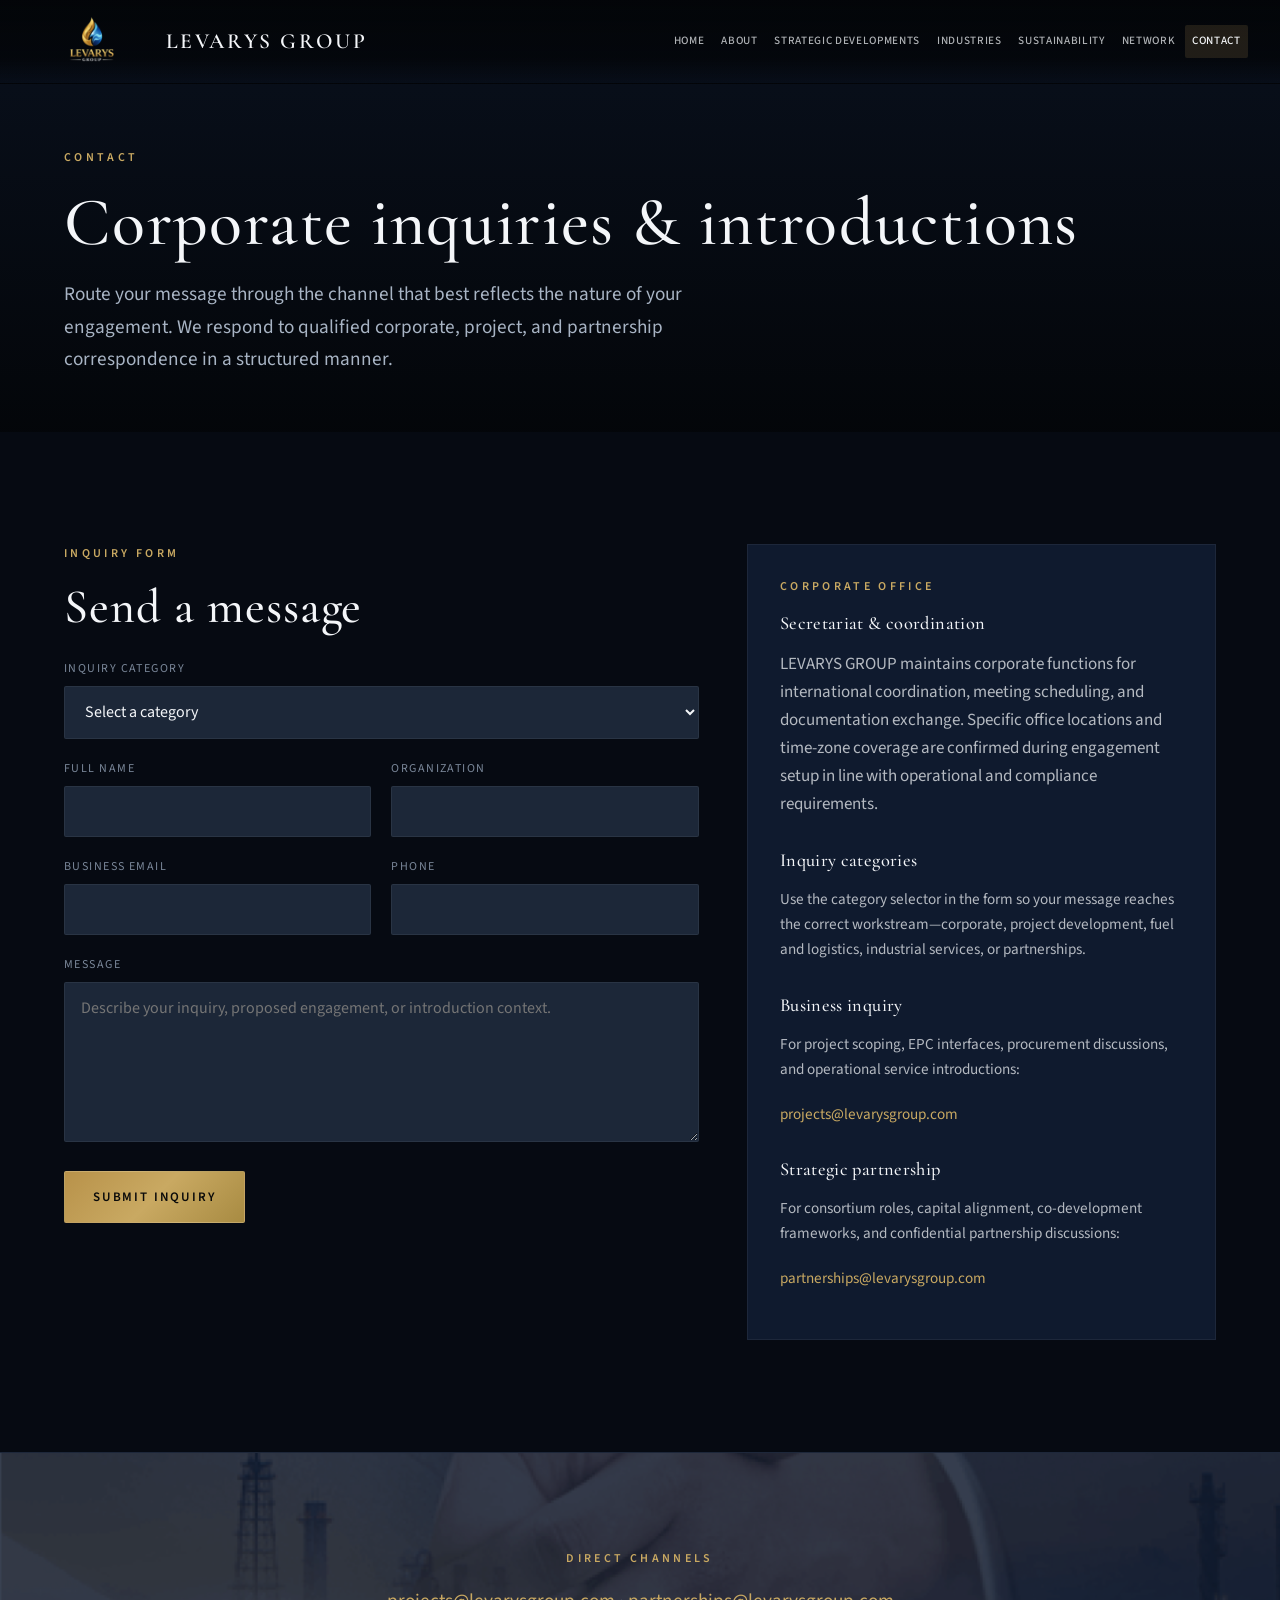
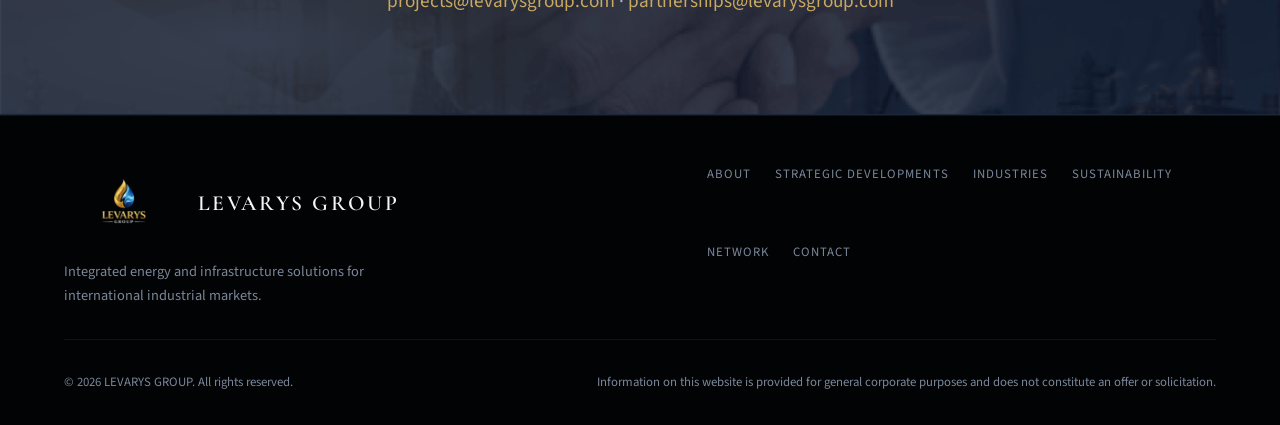
<file: contact.html>
<!DOCTYPE html>
<html lang="en">
<head>
  <meta charset="UTF-8">
  <meta name="viewport" content="width=device-width, initial-scale=1.0">
  <title>Contact — LEVARYS GROUP</title>
  <meta name="description" content="Contact LEVARYS GROUP for corporate inquiries, project introductions, and strategic partnerships.">
  <meta name="theme-color" content="#060a12">
  <link rel="icon" href="levarysgroup.svg" type="image/svg+xml">
  <link rel="preconnect" href="https://fonts.googleapis.com">
  <link rel="preconnect" href="https://fonts.gstatic.com" crossorigin>
  <link href="https://fonts.googleapis.com/css2?family=Cormorant+Garamond:ital,wght@0,400;0,500;0,600;0,700;1,400&family=Source+Sans+3:wght@300;400;500;600;700&display=swap" rel="stylesheet">
  <link rel="stylesheet" href="css/styles.css">
</head>
<body>
  <header class="site-header" id="header">
    <div class="header-inner">
      <a href="index.html" class="logo-link">
        <img src="levarysgroup.svg" width="1536" height="1024" alt="LEVARYS GROUP">
        <div class="logo-wordmark">
          <strong>Levarys Group</strong>
        </div>
      </a>
      <nav class="nav-primary" id="nav-primary" aria-label="Main">
        <a href="index.html">Home</a>
        <a href="about.html">About</a>
        <a href="strategic-developments.html">Strategic Developments</a>
        <a href="industries.html">Industries</a>
        <a href="sustainability.html">Sustainability</a>
        <a href="network.html">Network</a>
        <a href="contact.html" class="is-active">Contact</a>
      </nav>
      <button class="nav-toggle" type="button" aria-label="Menu" aria-expanded="false" aria-controls="nav-primary">
        <span></span><span></span><span></span>
      </button>
    </div>
  </header>

  <section class="page-hero">
    <div class="section-inner reveal">
      <p class="eyebrow">Contact</p>
      <h1>Corporate inquiries &amp; introductions</h1>
      <p class="lead">Route your message through the channel that best reflects the nature of your engagement. We respond to qualified corporate, project, and partnership correspondence in a structured manner.</p>
    </div>
  </section>

  <main class="bg-deep page-block">
    <div class="section-inner contact-layout">
      <div class="reveal">
        <p class="eyebrow">Inquiry form</p>
        <h2 style="margin-bottom:1.5rem;">Send a message</h2>
        <form id="contact-form" class="form-grid">
          <div>
            <label for="category">Inquiry category</label>
            <select id="category" name="category" required>
              <option value="" disabled selected>Select a category</option>
              <option value="General corporate inquiry">General corporate inquiry</option>
              <option value="Project inquiry">Project inquiry</option>
              <option value="EPC / project development">EPC / project development</option>
              <option value="Strategic partnership">Strategic partnership</option>
              <option value="Fuel &amp; logistics">Fuel &amp; logistics</option>
              <option value="Industrial chemicals or services">Industrial chemicals or services</option>
              <option value="Media or other">Media or other</option>
            </select>
          </div>
          <div class="form-grid two" style="grid-column:1/-1;">
            <div>
              <label for="name">Full name</label>
              <input id="name" name="name" type="text" autocomplete="name" required>
            </div>
            <div>
              <label for="organization">Organization</label>
              <input id="organization" name="organization" type="text" autocomplete="organization">
            </div>
          </div>
          <div class="form-grid two" style="grid-column:1/-1;">
            <div>
              <label for="email">Business email</label>
              <input id="email" name="email" type="email" autocomplete="email" required>
            </div>
            <div>
              <label for="phone">Phone</label>
              <input id="phone" name="phone" type="tel" autocomplete="tel">
            </div>
          </div>
          <div style="grid-column:1/-1;">
            <label for="message">Message</label>
            <textarea id="message" name="message" required placeholder="Describe your inquiry, proposed engagement, or introduction context."></textarea>
          </div>
          <button type="submit" class="btn btn-primary" style="grid-column:1/-1;justify-self:start;">Submit inquiry</button>
        </form>
      </div>

      <aside class="contact-aside reveal">
        <p class="eyebrow">Corporate office</p>
        <h3>Secretariat &amp; coordination</h3>
        <p>LEVARYS GROUP maintains corporate functions for international coordination, meeting scheduling, and documentation exchange. Specific office locations and time-zone coverage are confirmed during engagement setup in line with operational and compliance requirements.</p>

        <h3 style="margin-top:2rem;">Inquiry categories</h3>
        <p style="font-size:0.95rem;">Use the category selector in the form so your message reaches the correct workstream—corporate, project development, fuel and logistics, industrial services, or partnerships.</p>

        <h3 style="margin-top:2rem;">Business inquiry</h3>
        <p style="font-size:0.95rem;">For project scoping, EPC interfaces, procurement discussions, and operational service introductions:</p>
        <ul class="mail-list">
          <li><a href="mailto:projects@levarysgroup.com">projects@levarysgroup.com</a></li>
        </ul>

        <h3 style="margin-top:2rem;">Strategic partnership</h3>
        <p style="font-size:0.95rem;">For consortium roles, capital alignment, co-development frameworks, and confidential partnership discussions:</p>
        <ul class="mail-list">
          <li><a href="mailto:partnerships@levarysgroup.com">partnerships@levarysgroup.com</a></li>
        </ul>
      </aside>
    </div>
  </main>

  <section class="cta-band">
    <div class="section-inner reveal text-center">
      <p class="eyebrow">Direct channels</p>
      <p class="lead mx-auto"><a href="mailto:projects@levarysgroup.com">projects@levarysgroup.com</a> · <a href="mailto:partnerships@levarysgroup.com">partnerships@levarysgroup.com</a></p>
    </div>
  </section>

  <footer class="site-footer">
    <div class="footer-inner">
      <div>
        <a href="index.html" class="logo-link" style="margin-bottom:1rem;">
          <img src="levarysgroup.svg" width="1536" height="1024" alt="">
          <div class="logo-wordmark">
            <strong>Levarys Group</strong>
          </div>
        </a>
        <p style="font-size:0.9rem;max-width:22rem;color:var(--metal);">Integrated energy and infrastructure solutions for international industrial markets.</p>
      </div>
      <nav class="footer-nav" aria-label="Footer">
        <a href="about.html">About</a>
        <a href="strategic-developments.html">Strategic Developments</a>
        <a href="industries.html">Industries</a>
        <a href="sustainability.html">Sustainability</a>
        <a href="network.html">Network</a>
        <a href="contact.html">Contact</a>
      </nav>
      <div class="footer-bottom">
        <span>&copy; <span id="y"></span> LEVARYS GROUP. All rights reserved.</span>
        <span>Information on this website is provided for general corporate purposes and does not constitute an offer or solicitation.</span>
      </div>
    </div>
  </footer>
  <script src="js/main.js"></script>
  <script>document.getElementById("y").textContent = new Date().getFullYear();</script>
</body>
</html>
</file>
<file: css/styles.css>
/* LEVARYS GROUP — Institutional corporate theme */
:root {
  --bg-deep: #030508;
  --bg: #060a12;
  --navy: #0a1220;
  --navy-mid: #0f1a2e;
  --charcoal: #141c2a;
  --charcoal-light: #1c2738;
  --metal: #7a8799;
  --metal-bright: #a8b4c4;
  --white: #f4f6f9;
  --white-muted: rgba(244, 246, 249, 0.72);
  --gold: #c9a962;
  --gold-soft: rgba(201, 169, 98, 0.14);
  --gold-line: rgba(201, 169, 98, 0.45);
  --border: rgba(255, 255, 255, 0.06);
  --ease-out: cubic-bezier(0.22, 1, 0.36, 1);
  --font-display: "Cormorant Garamond", Georgia, serif;
  --font-body: "Source Sans 3", system-ui, sans-serif;
  --header-h: 5.25rem;
  --max: 72rem;
}

*,
*::before,
*::after {
  box-sizing: border-box;
}

html {
  scroll-behavior: smooth;
}

body {
  margin: 0;
  font-family: var(--font-body);
  font-size: 1.0625rem;
  font-weight: 400;
  line-height: 1.65;
  color: var(--white-muted);
  background: var(--bg-deep);
  overflow-x: hidden;
}

img {
  max-width: 100%;
  height: auto;
  display: block;
}

a {
  color: var(--gold);
  text-decoration: none;
  transition: color 0.2s var(--ease-out);
}

a:hover {
  color: #dfc78a;
}

h1,
h2,
h3,
h4 {
  font-family: var(--font-display);
  font-weight: 500;
  color: var(--white);
  letter-spacing: 0.02em;
  line-height: 1.15;
}

h1 {
  font-size: clamp(2.5rem, 5.5vw, 4.25rem);
}

h2 {
  font-size: clamp(2rem, 3.8vw, 3rem);
  margin: 0 0 1rem;
}

h3 {
  font-size: clamp(1.35rem, 2.2vw, 1.75rem);
  margin: 0 0 0.75rem;
}

p {
  margin: 0 0 1.25rem;
}

p:last-child {
  margin-bottom: 0;
}

.eyebrow {
  font-family: var(--font-body);
  font-size: 0.75rem;
  font-weight: 600;
  letter-spacing: 0.28em;
  text-transform: uppercase;
  color: var(--gold);
  margin: 0 0 1rem;
}

.lead {
  font-size: 1.2rem;
  line-height: 1.7;
  color: var(--metal-bright);
  max-width: 48rem;
}

/* ——— Header ——— */
.site-header {
  position: fixed;
  top: 0;
  left: 0;
  right: 0;
  z-index: 1000;
  height: var(--header-h);
  display: flex;
  align-items: center;
  background: linear-gradient(180deg, rgba(3, 5, 8, 0.96) 0%, rgba(3, 5, 8, 0.78) 70%, transparent 100%);
  border-bottom: 1px solid transparent;
  transition: background 0.35s var(--ease-out), border-color 0.35s, backdrop-filter 0.35s;
}

.site-header.is-scrolled {
  background: rgba(6, 10, 18, 0.92);
  backdrop-filter: blur(12px);
  border-bottom-color: var(--border);
}

.header-inner {
  width: min(100% - 3rem, var(--max) + 4rem);
  margin-inline: auto;
  display: flex;
  align-items: center;
  gap: 1.5rem;
}

.logo-link {
  display: flex;
  align-items: center;
  gap: 0.85rem;
  color: var(--white);
  flex-shrink: 0;
}

.logo-link:hover {
  color: var(--white);
}

.logo-link img {
  height: 5rem;
  width: auto;
}

.logo-wordmark {
  display: flex;
  flex-direction: column;
  gap: 0.1rem;
}

.logo-wordmark strong {
  font-family: var(--font-display);
  font-size: 1.35rem;
  font-weight: 600;
  letter-spacing: 0.12em;
  text-transform: uppercase;
  line-height: 1;
}

.logo-wordmark span {
  font-size: 0.65rem;
  letter-spacing: 0.22em;
  text-transform: uppercase;
  color: var(--metal);
}

.nav-primary {
  display: flex;
  align-items: center;
  gap: 0.15rem;
  margin-left: auto;
  flex-wrap: wrap;
  justify-content: flex-end;
}

.nav-primary a {
  font-size: 0.8125rem;
  font-weight: 500;
  letter-spacing: 0.06em;
  text-transform: uppercase;
  color: var(--white-muted);
  padding: 0.5rem 0.65rem;
  border-radius: 2px;
  transition: color 0.2s, background 0.2s;
}

.nav-primary a:hover,
.nav-primary a.is-active {
  color: var(--white);
  background: var(--gold-soft);
}

@media (max-width: 1280px) and (min-width: 1081px) {
  .nav-primary a {
    font-size: 0.7rem;
    padding: 0.45rem 0.45rem;
  }
}

.nav-toggle {
  display: none;
  flex-direction: column;
  gap: 6px;
  background: none;
  border: none;
  cursor: pointer;
  padding: 0.5rem;
  margin-right: -0.5rem;
}

.nav-toggle span {
  display: block;
  width: 26px;
  height: 2px;
  background: var(--white);
  transition: transform 0.3s var(--ease-out), opacity 0.2s;
}

.nav-toggle[aria-expanded="true"] span:nth-child(1) {
  transform: translateY(8px) rotate(45deg);
}

.nav-toggle[aria-expanded="true"] span:nth-child(2) {
  opacity: 0;
}

.nav-toggle[aria-expanded="true"] span:nth-child(3) {
  transform: translateY(-8px) rotate(-45deg);
}

@media (max-width: 1080px) {
  .nav-toggle {
    display: flex;
  }

  .nav-primary {
    margin-left: 0;
    position: fixed;
    inset: var(--header-h) 0 0 0;
    flex-direction: column;
    align-items: stretch;
    justify-content: flex-start;
    padding: 2rem 1.5rem;
    gap: 0;
    background: rgba(6, 10, 18, 0.98);
    border-top: 1px solid var(--border);
    transform: translateX(100%);
    transition: transform 0.45s var(--ease-out);
  }

  .nav-primary.is-open {
    transform: translateX(0);
  }

  .nav-primary a {
    padding: 1rem 0;
    border-bottom: 1px solid var(--border);
    font-size: 0.9rem;
  }
}

/* ——— Buttons ——— */
.btn-row {
  display: flex;
  flex-wrap: wrap;
  gap: 1rem;
  margin-top: 2rem;
}

.btn {
  display: inline-flex;
  align-items: center;
  justify-content: center;
  gap: 0.5rem;
  font-family: var(--font-body);
  font-size: 0.8125rem;
  font-weight: 600;
  letter-spacing: 0.14em;
  text-transform: uppercase;
  padding: 1rem 1.75rem;
  border-radius: 2px;
  border: 1px solid transparent;
  cursor: pointer;
  transition: background 0.25s var(--ease-out), border-color 0.25s, color 0.25s, transform 0.2s;
}

.btn:active {
  transform: scale(0.98);
}

.btn-primary {
  background: linear-gradient(135deg, #b8924a 0%, var(--gold) 50%, #a88b42 100%);
  color: #0a0a0a;
  border-color: rgba(255, 255, 255, 0.12);
}

.btn-primary:hover {
  color: #0a0a0a;
  filter: brightness(1.06);
}

.btn-outline {
  background: transparent;
  color: var(--white);
  border-color: rgba(255, 255, 255, 0.22);
}

.btn-outline:hover {
  border-color: var(--gold-line);
  color: var(--gold);
  background: rgba(201, 169, 98, 0.06);
}

/* ——— Hero ——— */
.hero {
  position: relative;
  min-height: 100vh;
  min-height: 100dvh;
  display: flex;
  align-items: center;
  justify-content: center;
  padding: calc(var(--header-h) + 3rem) 1.5rem 4rem;
  overflow: hidden;
}

.hero-media {
  position: absolute;
  inset: 0;
  z-index: 0;
}

.hero-slide {
  position: absolute;
  inset: -4%;
  background-size: cover;
  background-position: center;
  opacity: 0;
  animation: heroFade 24s infinite;
  will-change: opacity, transform;
}

.hero-slide:nth-child(1) {
  animation-delay: 0s;
}

.hero-slide:nth-child(2) {
  animation-delay: 8s;
}

.hero-slide:nth-child(3) {
  animation-delay: 16s;
}

@keyframes heroFade {
  0%,
  3% {
    opacity: 0;
    transform: scale(1.04);
  }
  8%,
  30% {
    opacity: 1;
    transform: scale(1);
  }
  38%,
  100% {
    opacity: 0;
    transform: scale(1.02);
  }
}

.hero-vignette {
  position: absolute;
  inset: 0;
  background: radial-gradient(ellipse 80% 70% at 50% 45%, transparent 0%, rgba(3, 5, 8, 0.5) 55%, rgba(3, 5, 8, 0.92) 100%);
  z-index: 1;
}

.hero-gradient {
  position: absolute;
  inset: 0;
  background: linear-gradient(105deg, rgba(6, 10, 18, 0.88) 0%, rgba(6, 10, 18, 0.45) 45%, transparent 75%);
  z-index: 2;
}

.hero-grid-lines {
  position: absolute;
  inset: 0;
  z-index: 3;
  opacity: 0.12;
  background-image: linear-gradient(rgba(201, 169, 98, 0.25) 1px, transparent 1px),
    linear-gradient(90deg, rgba(201, 169, 98, 0.15) 1px, transparent 1px);
  background-size: 120px 120px;
  pointer-events: none;
}

.hero-content {
  position: relative;
  z-index: 4;
  width: min(100%, var(--max) + 2rem);
  margin-inline: auto;
}

.hero-gold-rule {
  width: 4rem;
  height: 2px;
  background: linear-gradient(90deg, var(--gold), transparent);
  margin-bottom: 1.75rem;
  animation: ruleIn 1.2s var(--ease-out) 0.2s both;
}

@keyframes ruleIn {
  from {
    width: 0;
    opacity: 0;
  }
  to {
    width: 4rem;
    opacity: 1;
  }
}

.hero h1 {
  max-width: 18ch;
  margin: 0 0 1.5rem;
  animation: fadeUp 1s var(--ease-out) 0.1s both;
}

.hero .lead {
  max-width: 40rem;
  animation: fadeUp 1s var(--ease-out) 0.25s both;
}

.hero .btn-row {
  animation: fadeUp 1s var(--ease-out) 0.4s both;
}

@keyframes fadeUp {
  from {
    opacity: 0;
    transform: translateY(28px);
  }
  to {
    opacity: 1;
    transform: translateY(0);
  }
}

.hero-scroll-hint {
  position: absolute;
  bottom: 2rem;
  left: 50%;
  transform: translateX(-50%);
  z-index: 5;
  font-size: 0.65rem;
  letter-spacing: 0.35em;
  text-transform: uppercase;
  color: var(--metal);
  animation: bounceHint 2.5s ease-in-out infinite;
}

@keyframes bounceHint {
  0%,
  100% {
    opacity: 0.5;
    transform: translateX(-50%) translateY(0);
  }
  50% {
    opacity: 1;
    transform: translateX(-50%) translateY(6px);
  }
}

/* ——— Sections ——— */
main > section,
.page-block {
  padding: clamp(4rem, 10vw, 7rem) 1.5rem;
}

.section-inner {
  width: min(100%, var(--max));
  margin-inline: auto;
}

.section-head {
  margin-bottom: clamp(2.5rem, 5vw, 4rem);
  max-width: 40rem;
}

.bg-navy {
  background: var(--navy);
}

.bg-charcoal {
  background: var(--charcoal);
}

.bg-deep {
  background: var(--bg);
}

.two-col {
  display: grid;
  gap: clamp(2rem, 5vw, 4rem);
  align-items: start;
}

@media (min-width: 900px) {
  .two-col {
    grid-template-columns: 1fr 1fr;
  }
}

.media-frame {
  position: relative;
  border: 1px solid var(--border);
  overflow: hidden;
  aspect-ratio: 4 / 3;
}

.media-frame::after {
  content: "";
  position: absolute;
  inset: 0;
  background: linear-gradient(180deg, transparent 40%, rgba(3, 5, 8, 0.65) 100%);
  pointer-events: none;
}

.media-frame img {
  width: 100%;
  height: 100%;
  object-fit: cover;
  transition: transform 8s linear;
}

.media-frame:hover img {
  transform: scale(1.05);
}

.corner-accent::before {
  content: "";
  position: absolute;
  top: 0;
  left: 0;
  width: 3rem;
  height: 3rem;
  border-top: 2px solid var(--gold-line);
  border-left: 2px solid var(--gold-line);
  z-index: 2;
  pointer-events: none;
}

/* Cards grid */
.card-grid {
  display: grid;
  gap: 1.25rem;
  grid-template-columns: repeat(auto-fill, minmax(17rem, 1fr));
}

.card {
  background: var(--navy-mid);
  border: 1px solid var(--border);
  padding: 1.75rem 1.5rem;
  transition: border-color 0.3s, transform 0.35s var(--ease-out);
}

.card:hover {
  border-color: rgba(201, 169, 98, 0.25);
  transform: translateY(-4px);
}

.card h3 {
  font-size: 1.25rem;
}

.card p {
  font-size: 0.95rem;
}

/* Reveal on scroll */
.reveal {
  opacity: 0;
  transform: translateY(32px);
  transition: opacity 0.8s var(--ease-out), transform 0.8s var(--ease-out);
}

.reveal.is-visible {
  opacity: 1;
  transform: translateY(0);
}

/* Pillars / stats */
.pillars {
  display: grid;
  gap: 2rem;
}

@media (min-width: 700px) {
  .pillars {
    grid-template-columns: repeat(3, 1fr);
  }
}

.pillar {
  text-align: left;
  padding-top: 1.5rem;
  border-top: 1px solid var(--gold-line);
}

.pillar strong {
  display: block;
  font-family: var(--font-display);
  font-size: 2.5rem;
  color: var(--gold);
  font-weight: 500;
  line-height: 1;
  margin-bottom: 0.5rem;
}

.pillar span {
  font-size: 0.8rem;
  letter-spacing: 0.12em;
  text-transform: uppercase;
  color: var(--metal);
}

/* CTA band */
.cta-band {
  position: relative;
  padding: clamp(4rem, 8vw, 6rem) 1.5rem;
  text-align: center;
  background: var(--navy-mid);
  border-block: 1px solid var(--border);
  overflow: hidden;
}

.cta-band::before {
  content: "";
  position: absolute;
  inset: 0;
  background: url("../assets/deals.png")
    center / cover;
  opacity: 0.18;
  filter: grayscale(0.4);
}

.cta-band .section-inner {
  position: relative;
  z-index: 1;
}

.cta-band h2 {
  margin-bottom: 1rem;
}

/* Page hero (inner pages) */
.page-hero {
  position: relative;
  padding: calc(var(--header-h) + 4rem) 1.5rem 3.5rem;
  background: var(--bg);
  overflow: hidden;
}

.page-hero::before {
  content: "";
  position: absolute;
  inset: 0;
  background: linear-gradient(180deg, rgba(10, 18, 32, 0.9) 0%, var(--bg-deep) 100%),
    url("https://images.unsplash.com/photo-1620714223084-8fc769e7416c?auto=format&fit=crop&w=2000&q=80") center / cover;
  opacity: 0.85;
}

.page-hero .section-inner {
  position: relative;
  z-index: 1;
}

.page-hero h1 {
  margin: 0 0 1rem;
}

.page-hero .lead {
  max-width: 42rem;
}

/* Services divisions */
.service-division {
  display: grid;
  gap: 2rem;
  padding: clamp(3rem, 6vw, 5rem) 0;
  border-bottom: 1px solid var(--border);
}

.service-division:last-child {
  border-bottom: none;
}

@media (min-width: 960px) {
  .service-division {
    grid-template-columns: minmax(0, 1fr) minmax(0, 1.2fr);
    align-items: start;
    gap: 3rem;
  }
}

.service-division:nth-child(even) > div:last-child {
  order: 1;
}

.service-division:nth-child(even) .service-visual {
  order: 2;
}

@media (max-width: 959px) {
  .service-division:nth-child(even) .service-visual,
  .service-division:nth-child(even) > div:last-child {
    order: 0;
  }
}

.service-visual {
  position: relative;
  min-height: 14rem;
  border: 1px solid var(--border);
  overflow: hidden;
}

.service-visual img {
  width: 100%;
  height: 100%;
  object-fit: cover;
  min-height: 14rem;
}

.service-num {
  font-family: var(--font-display);
  font-size: 4rem;
  line-height: 1;
  color: rgba(201, 169, 98, 0.2);
  position: absolute;
  top: 1rem;
  right: 1rem;
  z-index: 1;
}

.service-list {
  list-style: none;
  margin: 1.5rem 0 0;
  padding: 0;
  columns: 1;
}

@media (min-width: 600px) {
  .service-list {
    columns: 2;
    column-gap: 2rem;
  }
}

.service-list li {
  position: relative;
  padding-left: 1.25rem;
  margin-bottom: 0.65rem;
  font-size: 0.95rem;
  break-inside: avoid;
}

.service-list li::before {
  content: "";
  position: absolute;
  left: 0;
  top: 0.55em;
  width: 5px;
  height: 5px;
  background: var(--gold);
  border-radius: 1px;
}

/* Strategic blocks */
.strategic-block {
  display: grid;
  gap: 2rem;
  margin-bottom: clamp(3rem, 6vw, 5rem);
  padding-bottom: clamp(3rem, 6vw, 5rem);
  border-bottom: 1px solid var(--border);
}

.strategic-block:last-child {
  border-bottom: none;
  margin-bottom: 0;
  padding-bottom: 0;
}

@media (min-width: 880px) {
  .strategic-block {
    grid-template-columns: 1.1fr 0.9fr;
    align-items: center;
  }

  .strategic-block:nth-child(even) > div:first-child {
    order: 2;
  }

  .strategic-block:nth-child(even) .strategic-visual {
    order: 1;
  }
}

.strategic-visual {
  position: relative;
  border: 1px solid var(--border);
  aspect-ratio: 16 / 10;
  overflow: hidden;
  min-height: 12rem;
}

.strategic-visual img {
  position: absolute;
  inset: 0;
  width: 100%;
  height: 100%;
  object-fit: cover;
  display: block;
}

/* Industry cards */
.industry-card {
  position: relative;
  min-height: 16rem;
  border: 1px solid var(--border);
  overflow: hidden;
  display: flex;
  flex-direction: column;
  justify-content: flex-end;
  padding: 1.75rem;
  isolation: isolate;
}

.industry-card::before {
  content: "";
  position: absolute;
  inset: 0;
  background: linear-gradient(180deg, transparent 20%, rgba(3, 5, 8, 0.92) 100%);
  z-index: 1;
}

.industry-card img {
  position: absolute;
  inset: 0;
  width: 100%;
  height: 100%;
  object-fit: cover;
  z-index: 0;
  transition: transform 6s linear;
}

.industry-card:hover img {
  transform: scale(1.06);
}

.industry-card h3 {
  position: relative;
  z-index: 2;
  margin: 0;
  font-size: 1.5rem;
}

.industry-card p {
  position: relative;
  z-index: 2;
  font-size: 0.9rem;
  margin-top: 0.5rem;
  color: var(--metal-bright);
}

/* Sustainability */
.sus-panels {
  display: grid;
  gap: 1.5rem;
}

@media (min-width: 768px) {
  .sus-panels {
    grid-template-columns: repeat(2, 1fr);
  }
}

@media (min-width: 1100px) {
  .sus-panels {
    grid-template-columns: repeat(3, 1fr);
  }
}

.sus-panel {
  border: 1px solid var(--border);
  padding: 2rem 1.75rem;
  background: linear-gradient(160deg, var(--navy-mid) 0%, var(--charcoal) 100%);
  min-height: 12rem;
}

.sus-panel h3 {
  font-size: 1.2rem;
}

/* Network prose */
.prose-block {
  max-width: 48rem;
  margin-inline: auto;
  text-align: center;
}

.prose-block p {
  font-size: 1.1rem;
}

/* Contact */
.contact-layout {
  display: grid;
  gap: 3rem;
}

@media (min-width: 960px) {
  .contact-layout {
    grid-template-columns: 1.15fr 0.85fr;
    align-items: start;
  }
}

.form-grid {
  display: grid;
  gap: 1.25rem;
}

@media (min-width: 560px) {
  .form-grid.two {
    grid-template-columns: 1fr 1fr;
  }
}

label {
  display: block;
  font-size: 0.75rem;
  letter-spacing: 0.12em;
  text-transform: uppercase;
  color: var(--metal);
  margin-bottom: 0.45rem;
}

input,
select,
textarea {
  width: 100%;
  font-family: var(--font-body);
  font-size: 1rem;
  color: var(--white);
  background: var(--charcoal-light);
  border: 1px solid var(--border);
  padding: 0.85rem 1rem;
  border-radius: 2px;
  transition: border-color 0.2s, box-shadow 0.2s;
}

input:focus,
select:focus,
textarea:focus {
  outline: none;
  border-color: var(--gold-line);
  box-shadow: 0 0 0 3px var(--gold-soft);
}

textarea {
  min-height: 10rem;
  resize: vertical;
}

.contact-aside {
  border: 1px solid var(--border);
  padding: 2rem;
  background: var(--navy-mid);
}

.contact-aside h3 {
  font-size: 1.15rem;
  margin-bottom: 1rem;
}

.mail-list {
  list-style: none;
  margin: 0;
  padding: 0;
}

.mail-list li {
  margin-bottom: 1rem;
  font-size: 0.95rem;
}

.mail-list a {
  word-break: break-all;
}

/* Footer */
.site-footer {
  padding: 3rem 1.5rem 2rem;
  background: #020305;
  border-top: 1px solid var(--border);
}

.footer-inner {
  width: min(100%, var(--max));
  margin-inline: auto;
  display: grid;
  gap: 2rem;
}

@media (min-width: 768px) {
  .footer-inner {
    grid-template-columns: 1.2fr 1fr;
  }
}

.footer-nav {
  display: flex;
  flex-wrap: wrap;
  gap: 0.75rem 1.5rem;
}

.footer-nav a {
  font-size: 0.8rem;
  letter-spacing: 0.08em;
  text-transform: uppercase;
  color: var(--metal);
}

.footer-nav a:hover {
  color: var(--gold);
}

.footer-bottom {
  grid-column: 1 / -1;
  padding-top: 2rem;
  border-top: 1px solid var(--border);
  font-size: 0.8rem;
  color: var(--metal);
  display: flex;
  flex-wrap: wrap;
  gap: 1rem;
  justify-content: space-between;
}

/* Utilities */
.mt-0 {
  margin-top: 0;
}

.text-center {
  text-align: center;
}

.mx-auto {
  margin-inline: auto;
}

.max-w-prose {
  max-width: 42rem;
}

@media (prefers-reduced-motion: reduce) {
  html {
    scroll-behavior: auto;
  }

  .hero-slide {
    animation: none !important;
    opacity: 0;
  }

  .hero-slide:first-child {
    opacity: 1;
  }

  .hero-scroll-hint {
    animation: none;
  }

  .reveal {
    opacity: 1;
    transform: none;
    transition: none;
  }

  .media-frame:hover img,
  .industry-card:hover img {
    transform: none;
  }
}
</file>
